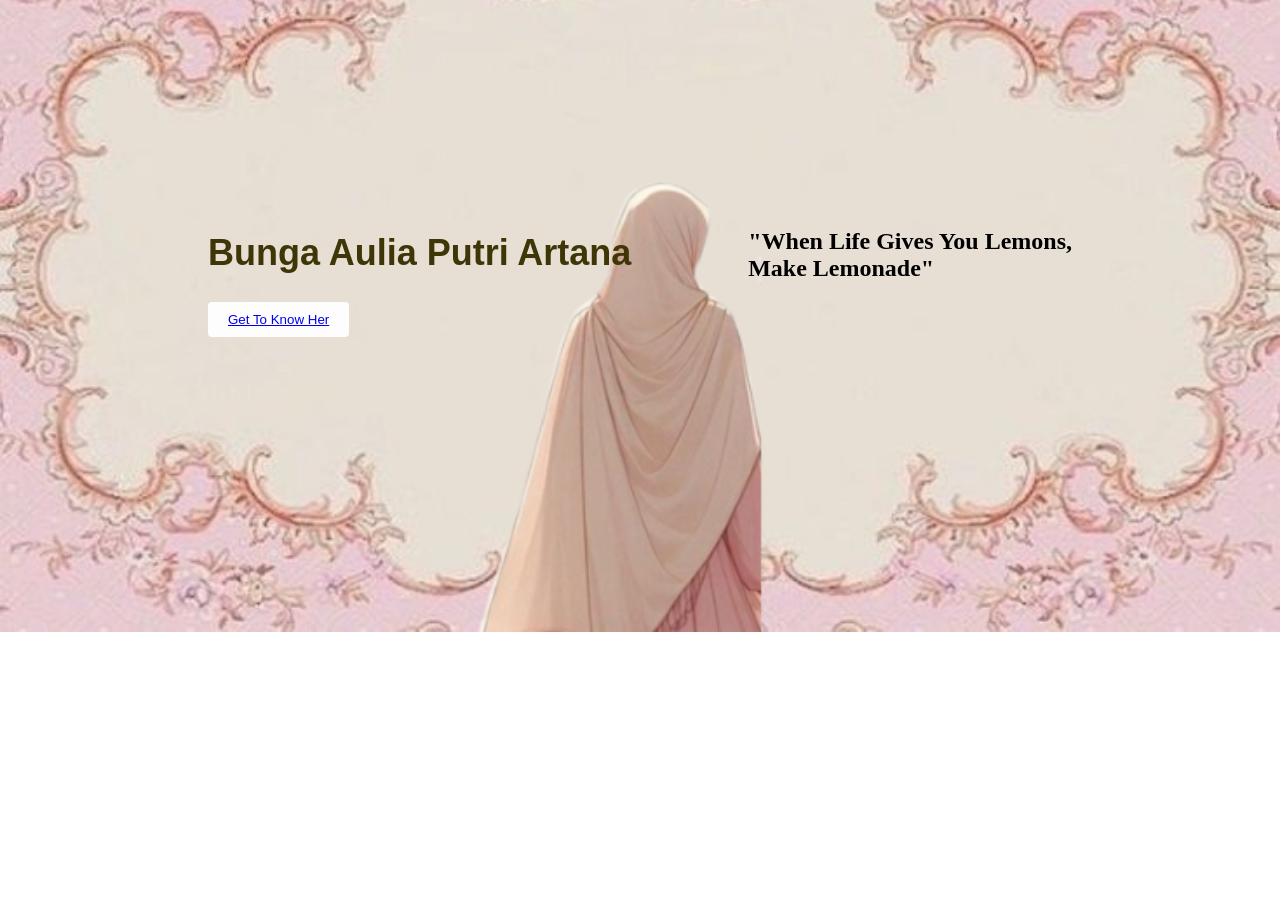
<file: index.html>
<!DOCTYPE html>
<html lang="en">
<head>
    <meta charset="UTF-8">
    <meta name="viewport" content="width=device-width, initial-scale=1.0">
    <title>Bunga</title>
    <link rel="stylesheet" href="portofolio.css">
 <link rel="icon" href="bunga_Kamboja-removebg-preview.png">
</head>
<body>
    <div>
    <h1>
        Bunga Aulia Putri Artana
    </h1>
    <h2>
     "When Life Gives You Lemons,
    <br>Make Lemonade"</br>
    </h2>
    </div>
     <button>
        <a href="isi.html">Get To Know Her</a>
    </button>
</body>
</html>
</file>
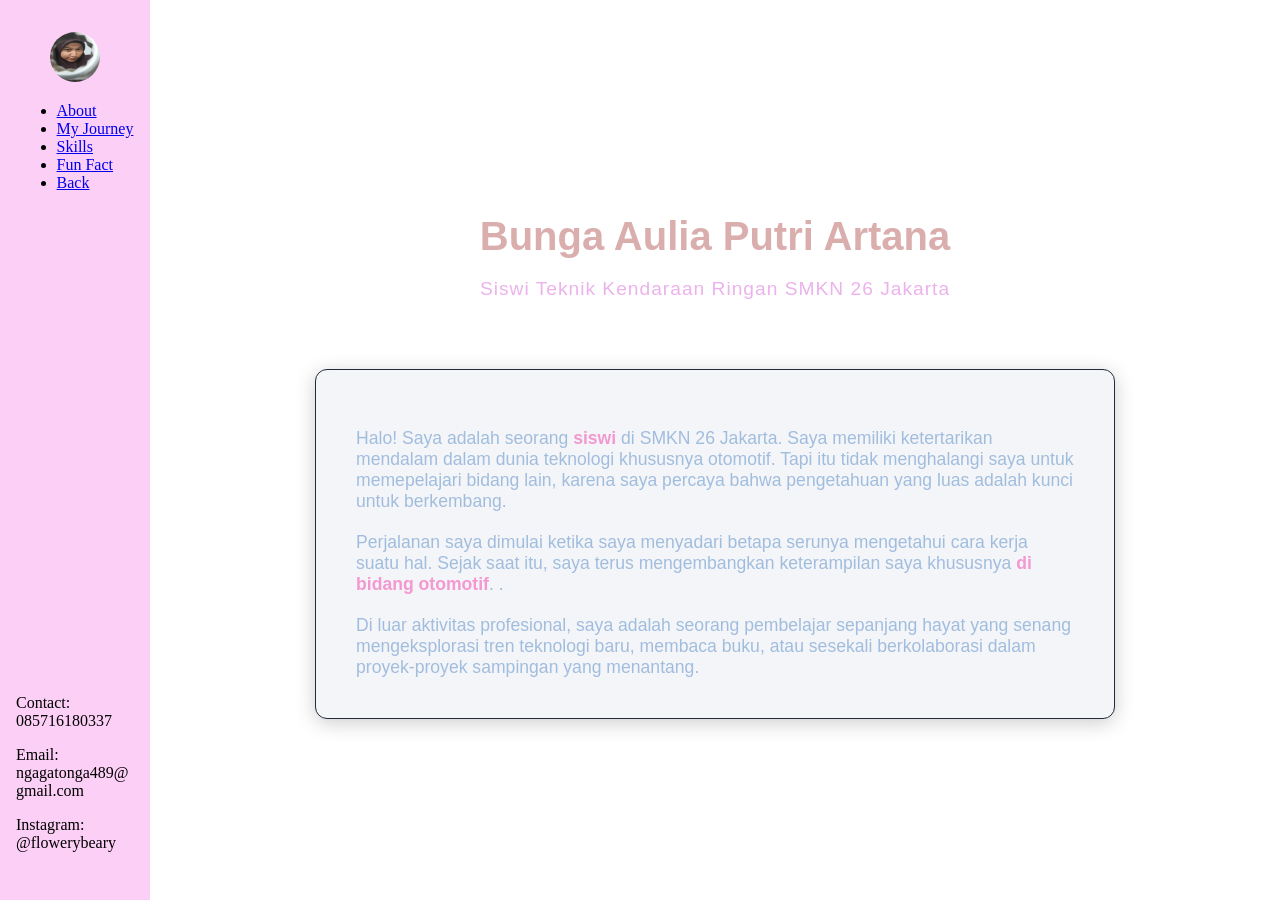
<file: about.html>
<!DOCTYPE html>
<html lang="en">
<head>
    <meta charset="UTF-8">
    <meta name="viewport" content="width=device-width, initial-scale=1.0">
    <title>Bunga</title>
    <link rel="stylesheet" href="about.css">
    <link rel="icon" href="bunga_Kamboja-removebg-preview.png">
</head>
<body>
 <nav>
    <div>
      <img class="poto" src="bunga kunci ring.jpeg" alt="">  
    </div>
    

    <div>
      <ul class="Sidebar">
        <li> <a href="about.html">About</a></li>
        <li> <a href="journey.html">My Journey</a></li>
        <li> <a href="skills.html">Skills</a></li>
        <li> <a href="funfact.html">Fun Fact</a></li>
        <li> <a href="portofolio.html">Back</a></li>
      </ul>
    </div>
    
  
  <section class="contact">
    <div>
      <p> Contact: 085716180337</p>
      <p> Email: ngagatonga489@gmail.com</p>
      <p> Instagram: @flowerybeary</p>
    </div>
  </section>
  </nav>

  
   <section class="hero">
      
         <div class="container">
        
        <header class="profile-header">
            
            <h1>  Bunga Aulia Putri Artana</h1>
            <p>Siswi Teknik Kendaraan Ringan SMKN 26 Jakarta </p>
        </header>

        
        <main class="about-content">
            <p>
                Halo! Saya adalah seorang <span class="highlight">siswi</span> di SMKN 26 Jakarta. 
                Saya memiliki ketertarikan mendalam dalam dunia teknologi khususnya otomotif. Tapi itu tidak menghalangi saya untuk memepelajari bidang lain, karena saya percaya bahwa pengetahuan yang luas adalah kunci untuk berkembang.
            </p>
            <p>
                Perjalanan saya dimulai ketika saya menyadari betapa serunya mengetahui cara kerja suatu hal. Sejak saat itu, saya terus 
                mengembangkan keterampilan saya khususnya<span class="highlight"> di bidang otomotif</span>. .
            </p>
            <p>
                Di luar aktivitas profesional, saya adalah seorang pembelajar sepanjang hayat yang senang mengeksplorasi tren teknologi baru, 
                membaca buku, atau sesekali berkolaborasi dalam proyek-proyek sampingan yang menantang.
            </p>
        </main>

    </div>

   </section>


</body>
</html>
</file>
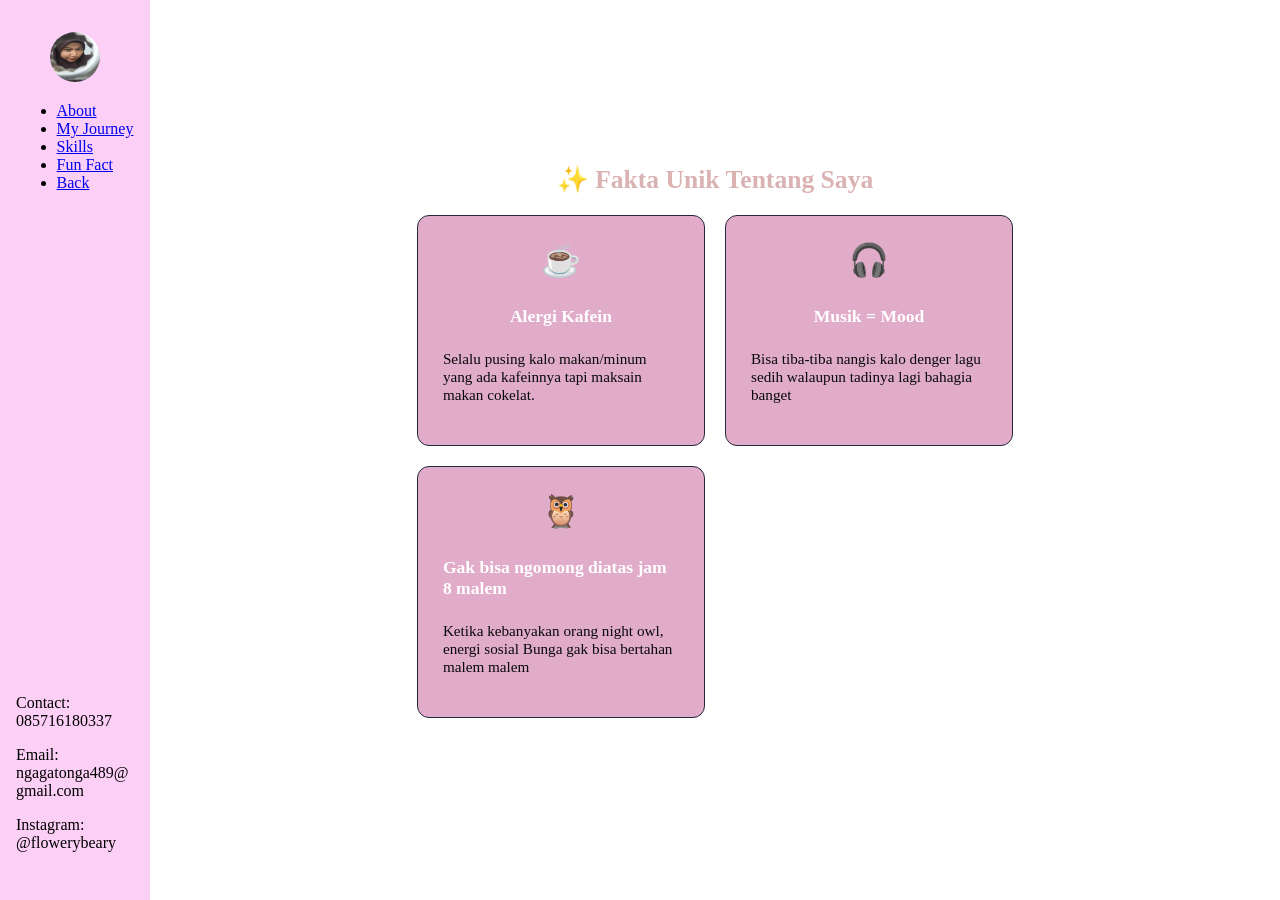
<file: funfact.html>
<!DOCTYPE html>
<html lang="en">
<head>
    <meta charset="UTF-8">
    <meta name="viewport" content="width=device-width, initial-scale=1.0">
    <title>Bunga</title>
    <link rel="stylesheet" href="funfact.css">
    <link rel="icon" href="bunga_Kamboja-removebg-preview.png">
</head>
<body>
 <nav>
    <div>
      <img class="poto" src="bunga kunci ring.jpeg" alt="">  
    </div>
    

    <div>
      <ul class="Sidebar">
        <li> <a href="about.html">About</a></li>
        <li> <a href="journey.html">My Journey</a></li>
        <li> <a href="skills.html">Skills</a></li>
        <li> <a href="funfact.html">Fun Fact</a></li>
        <li> <a href="portofolio.html">Back</a></li>
      </ul>
    </div>
    
  
  <section class="contact">
    <div>
      <p> Contact: 085716180337</p>
      <p> Email: ngagatonga489@gmail.com</p>
      <p> Instagram: @flowerybeary</p>
    </div>
  </section>
  </nav>

  
   <section class="hero">
            <h2 class="section-title">✨ Fakta Unik Tentang Saya</h2>
            <div class="fact-grid">
                
                
                <div class="fact-card">
                    <span class="fact-icon">☕</span>
                    <h3>Alergi Kafein</h3>
                    <p>Selalu pusing kalo makan/minum yang ada kafeinnya tapi maksain makan cokelat.</p>
                </div>

                
                <div class="fact-card">
                    <span class="fact-icon">🎧</span>
                    <h3>Musik = Mood </h3>
                    <p>Bisa tiba-tiba nangis kalo denger lagu sedih walaupun tadinya lagi bahagia banget</p>
                </div>

              
                <div class="fact-card">
                    <span class="fact-icon">🦉</span>
                    <h3> Gak bisa ngomong diatas jam 8 malem</h3>
                    <p>Ketika kebanyakan orang night owl, energi sosial Bunga gak bisa bertahan malem malem</p>
                </div>

            </div>
   </section>


</body>
</html>
</file>
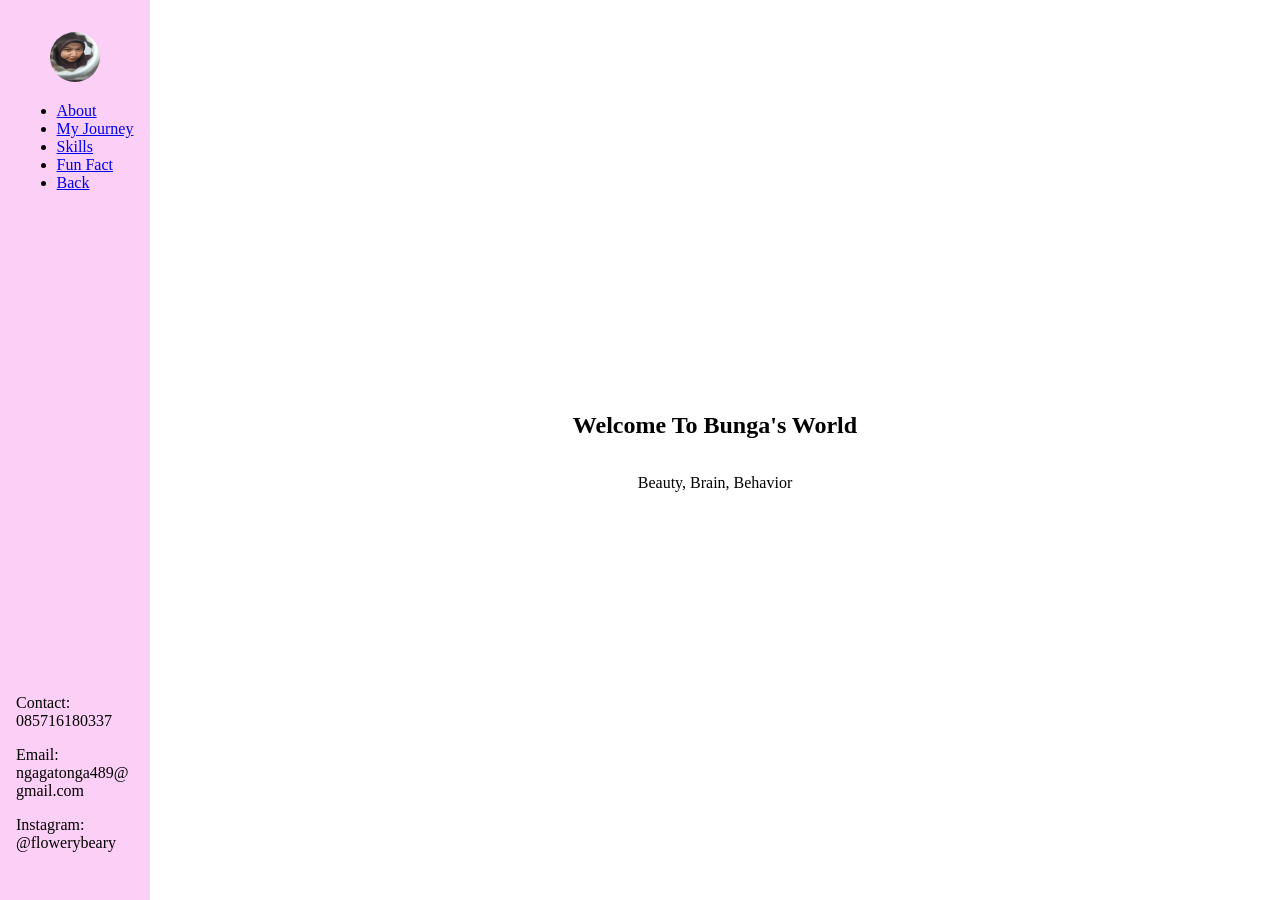
<file: isi.html>
<!DOCTYPE html>
<html lang="en">
<head>
    <meta charset="UTF-8">
    <meta name="viewport" content="width=device-width, initial-scale=1.0">
    <title>Bunga</title>
    <link rel="stylesheet" href="isi.css">
    <link rel="icon" href="bunga_Kamboja-removebg-preview.png">
</head>
<body>
 <nav>
    <div>
      <img class="poto" src="bunga kunci ring.jpeg" alt="">  
    </div>
    

    <div>
      <ul class="Sidebar">
        <li> <a href="about.html">About</a></li>
        <li> <a href="journey.html">My Journey</a></li>
        <li> <a href="skills.html">Skills</a></li>
        <li> <a href="funfact.html">Fun Fact</a></li>
        <li> <a href="portofolio.html">Back</a></li>
      </ul>
    </div>
    
  
  <section class="contact">
    <div>
      <p> Contact: 085716180337</p>
      <p> Email: ngagatonga489@gmail.com</p>
      <p> Instagram: @flowerybeary</p>
    </div>
  </section>
  </nav>

  
   <section class="hero">
      <div>
        <h1>Welcome To Bunga's World</h1>
        <p>Beauty, Brain, Behavior</p>
      </div>
   </section>


</body>
</html>
</file>
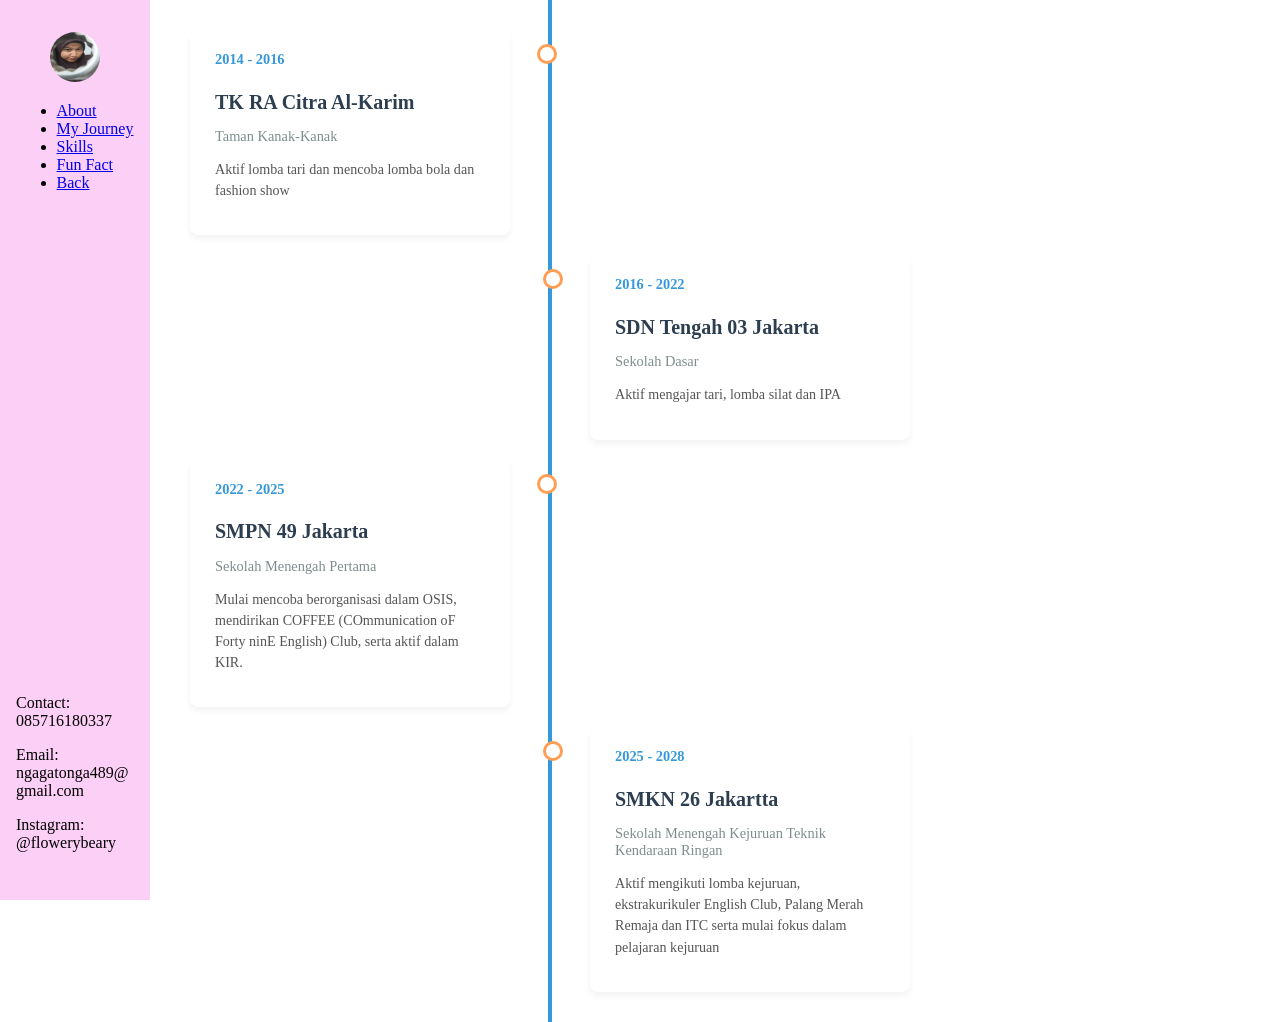
<file: journey.html>
<!DOCTYPE html>
<html lang="en">
<head>
    <meta charset="UTF-8">
    <meta name="viewport" content="width=device-width, initial-scale=1.0">
    <title>Bunga</title>
    <link rel="stylesheet" href="journey.css">
    <link rel="icon" href="bunga_Kamboja-removebg-preview.png">
</head>
<body>
 <nav>
    <div>
      <img class="poto" src="bunga kunci ring.jpeg" alt="">  
    </div>
    

    <div>
      <ul class="Sidebar">
        <li> <a href="about.html">About</a></li>
        <li> <a href="journey.html">My Journey</a></li>
        <li> <a href="skills.html">Skills</a></li>
        <li> <a href="funfact.html">Fun Fact</a></li>
        <li> <a href="portofolio.html">Back</a></li>
      </ul>
    </div>
    
  
  <section class="contact">
    <div>
      <p> Contact: 085716180337</p>
      <p> Email: ngagatonga489@gmail.com</p>
      <p> Instagram: @flowerybeary</p>
    </div>
  </section>
  </nav>

  
   <section class="hero">
       <div class="timeline">
        
        
        <div class="container left">
            <div class="content">
                <span class="date">2014 - 2016</span>
                <h2>TK RA Citra Al-Karim</h2>
                <h3>Taman Kanak-Kanak</h3>
                <p>Aktif lomba tari dan mencoba lomba bola dan fashion show</p>
            </div>
        </div>

        
        <div class="container right">
            <div class="content">
                <span class="date">2016 - 2022</span>
                <h2>SDN Tengah 03 Jakarta</h2>
                <h3>Sekolah Dasar</h3>
                <p>Aktif mengajar tari, lomba silat dan IPA</p>
            </div>
        </div>

        
        <div class="container left">
            <div class="content">
                <span class="date">2022 - 2025</span>
                <h2>SMPN 49 Jakarta</h2>
                <h3>Sekolah Menengah Pertama</h3>
                <p>Mulai mencoba berorganisasi dalam OSIS, mendirikan COFFEE (COmmunication oF Forty ninE English) Club, serta aktif dalam KIR.</p>
            </div>
        </div>

        <div class="container right">
            <div class="content">
                <span class="date">2025 - 2028</span>
                <h2>SMKN 26 Jakartta</h2>
                <h3>Sekolah Menengah Kejuruan Teknik Kendaraan Ringan</h3>
                <p>Aktif mengikuti lomba kejuruan, ekstrakurikuler English Club, Palang Merah Remaja dan ITC serta mulai fokus dalam pelajaran kejuruan </p>
            </div>
        </div>

    </div>
   </section>


</body>
</html>
</file>
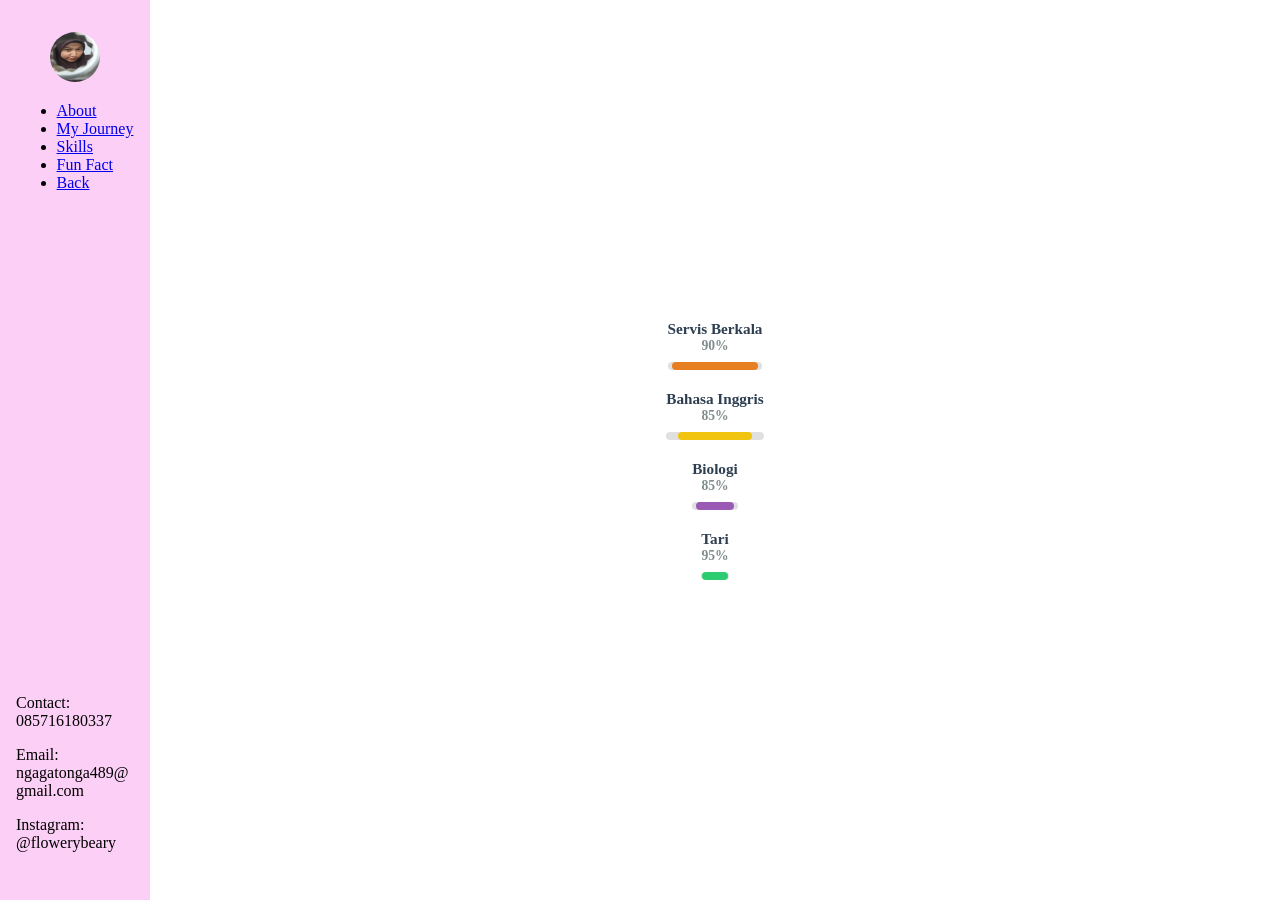
<file: skills.html>
<!DOCTYPE html>
<html lang="en">
<head>
    <meta charset="UTF-8">
    <meta name="viewport" content="width=device-width, initial-scale=1.0">
    <title>Bunga</title>
    <link rel="stylesheet" href="skills.css">
    <link rel="icon" href="bunga_Kamboja-removebg-preview.png">
</head>
<body>
 <nav>
    <div>
      <img class="poto" src="bunga kunci ring.jpeg" alt="">  
    </div>
    

    <div>
      <ul class="Sidebar">
        <li> <a href="about.html">About</a></li>
        <li> <a href="journey.html">My Journey</a></li>
        <li> <a href="skills.html">Skills</a></li>
        <li> <a href="funfact.html">Fun Fact</a></li>
        <li> <a href="portofolio.html">Back</a></li>
      </ul>
    </div>
    
  
  <section class="contact">
    <div>
      <p> Contact: 085716180337</p>
      <p> Email: ngagatonga489@gmail.com</p>
      <p> Instagram: @flowerybeary</p>
    </div>
  </section>
  </nav>

  
   <section class="hero">
      <div class="skills-grid">
        
        <div class="skill-item">
            <div class="skill-info">
                <span class="skill-name">Servis Berkala</span>
                <span class="skill-percentage">90%</span>
            </div>
            <div class="skill-bar-bg">
                <div class="skill-bar-fill html-css"></div>
            </div>
        </div>

        <div class="skill-item">
            <div class="skill-info">
                <span class="skill-name">Bahasa Inggris</span>
                <span class="skill-percentage">85%</span>
            </div>
            <div class="skill-bar-bg">
                <div class="skill-bar-fill js"></div>
            </div>
        </div>

        <div class="skill-item">
            <div class="skill-info">
                <span class="skill-name">Biologi</span>
                <span class="skill-percentage">85%</span>
            </div>
            <div class="skill-bar-bg">
                <div class="skill-bar-fill design"></div>
            </div>
        </div>

        <div class="skill-item">
            <div class="skill-info">
                <span class="skill-name">Tari</span>
                <span class="skill-percentage">95%</span>
            </div>
            <div class="skill-bar-bg">
                <div class="skill-bar-fill office"></div>
            </div>
        </div>

    </div>
</div>
   </section>


</body>
</html>
</file>
<file: portofolio.css>
body{
    background-image:url(home.png);
      background-size: cover;
    background-repeat: no-repeat;
    background-position: center;
    padding: 200px;
}

button{
    background-color: #fdfdfd;
    color: black;
    padding: 10px 20px;
    border: none;
    border-radius: 4px;
    position: center;
    cursor: pointer;
}
button:hover{
    background-color: #f092e2;
    transform: scale(1.1);
}

div{
    display: flex;
    flex-direction: row;
    justify-content: space-between;
} 

h1{
    font-size: 36px;
    color: rgb(63, 54, 7);
    font-family: impact, charcoal,sans-serif;
}
</file>
<file: about.css>
body {
  margin: 0;
  padding: 0;
  display: flex;
  min-height: 100vh;
}

nav {
  display: flex;
  flex-direction: column;
  justify-content: flex-start;
  align-items: center;
  background-color: rgb(252, 207, 246);
  margin: 0;
  padding: 2rem 1rem;
  height: 100vh;
  width: 150px;
  box-sizing: border-box;
}

.navlink {
  display: flex;
  flex-direction: column;
  list-style-type: none;
  gap: 3rem;
  padding: 0;
  margin-bottom: 2rem;
}

.poto {
  width: 50px;
  height: 50px;
  border-radius: 50%;
}

.hero {
  display: flex;
  flex-direction: column;
  justify-content: center;
  align-items: center;
  flex: 1;
}

.hero div {
  display: flex;
  flex-direction: column;
  justify-content: center;
  align-items: center;
}

.contact {
  margin-top: auto; 
  display: flex;
  flex-direction: column;
  gap: 8px; 
  width: 100%;
  overflow-wrap: break-word;
  word-break: break-word;
}

.hero{
            margin: 0;
            padding: 0;
            box-sizing: border-box;
            font-family: 'Segoe UI', Tahoma, Geneva, Verdana, sans-serif;
 

        body {
            background-color: #0b0f19;
            color: #e2e8f0;
            line-height: 1.8;
        }

        .container {
            width: 90%;
            max-width: 800px;
            margin: 0 auto;
            padding: 60px 0;
        }

        
        .profile-header {
            text-align: center;
            margin-bottom: 50px;
        }

        .profile-header h1 {
            font-size: 2.5rem;
            color: #dbaeae;
            font-weight: 700;
            margin-bottom: 5px;
        }

        .profile-header p {
            color: #ecb2ec;
            font-size: 1.2rem;
            font-weight: 500;
            letter-spacing: 1px;
        }

      
        .about-content {
            background-color: #f4f5f8;
            padding: 40px;
            border-radius: 12px;
            border: 1px solid #232a3b;
            box-shadow: 0 4px 20px rgba(0, 0, 0, 0.2);
        }

        .about-content p {
            margin-bottom: 20px;
            font-size: 1.1rem;
            color: #a1bdde;
        }

        .about-content p:last-child {
            margin-bottom: 0;
        }

        .highlight {
            color: #f398d0;
            font-weight: 600;
        }
      }
</file>
<file: funfact.css>
body {
  margin: 0;
  padding: 0;
  display: flex;
  min-height: 100vh;
}

nav {
  display: flex;
  flex-direction: column;
  justify-content: flex-start;
  align-items: center;
  background-color: rgb(252, 207, 246);
  margin: 0;
  padding: 2rem 1rem;
  height: 100vh;
  width: 150px;
  box-sizing: border-box;
}

.navlink {
  display: flex;
  flex-direction: column;
  list-style-type: none;
  gap: 3rem;
  padding: 0;
  margin-bottom: 2rem;
}

.poto {
  width: 50px;
  height: 50px;
  border-radius: 50%;
}

.hero {
  display: flex;
  flex-direction: column;
  justify-content: center;
  align-items: center;
  flex: 1;
}

.hero div {
  display: flex;
  flex-direction: column;
  justify-content: center;
  align-items: center;
}

.contact {
  margin-top: auto; 
  display: flex;
  flex-direction: column;
  gap: 8px; 
  width: 100%;
  overflow-wrap: break-word;
  word-break: break-word;
}

.hero{
  .section-title {
            font-size: 1.6rem;
            color: #dab2b2;
            margin-bottom: 20px;
            display: flex;
            align-items: center;
            gap: 10px;
        }

        .fact-grid {
            display: grid;
            grid-template-columns: repeat(auto-fit, minmax(220px, 1fr));
            gap: 20px;
            margin-bottom: 40px;
        }

        .fact-card {
            background-color: #e1acca;
            padding: 25px;
            border-radius: 12px;
            border: 1px solid #232a3b;
            transition: all 0.3s ease;
        }

        .fact-card:hover {
            transform: translateY(-5px);
            border-color: #10b981;
        }

        .fact-icon {
            font-size: 2rem;
            margin-bottom: 10px;
            display: block;
        }

        .fact-card h3 {
            font-size: 1.1rem;
            color: #ffffff;
            margin-bottom: 8px;
        }

        .fact-card p {
            font-size: 0.95rem;
            color: #08090a;
        }

 }
</file>
<file: isi.css>
body {
  margin: 0;
  padding: 0;
  display: flex;
  min-height: 100vh;
}

nav {
  display: flex;
  flex-direction: column;
  justify-content: flex-start;
  align-items: center;
  background-color: rgb(252, 207, 246);
  margin: 0;
  padding: 2rem 1rem;
  height: 100vh;
  width: 150px;
  box-sizing: border-box;
}

.navlink {
  display: flex;
  flex-direction: column;
  list-style-type: none;
  gap: 3rem;
  padding: 0;
  margin-bottom: 2rem;
}

.poto {
  width: 50px;
  height: 50px;
  border-radius: 50%;
}

.hero {
  display: flex;
  flex-direction: column;
  justify-content: center;
  align-items: center;
  flex: 1;
}

.hero div {
  display: flex;
  flex-direction: column;
  justify-content: center;
  align-items: center;
}

.contact {
  margin-top: auto; 
  display: flex;
  flex-direction: column;
  gap: 8px; 
  width: 100%;
  overflow-wrap: break-word;
  word-break: break-word;
}
</file>
<file: journey.css>
body {
  margin: 0;
  padding: 0;
  display: flex;
  min-height: 100vh;
}

nav {
  display: flex;
  flex-direction: column;
  justify-content: flex-start;
  align-items: center;
  background-color: rgb(252, 207, 246);
  margin: 0;
  padding: 2rem 1rem;
  height: 100vh;
  width: 150px;
  box-sizing: border-box;
}

.navlink {
  display: flex;
  flex-direction: column;
  list-style-type: none;
  gap: 3rem;
  padding: 0;
  margin-bottom: 2rem;
}

.poto {
  width: 50px;
  height: 50px;
  border-radius: 50%;
}


.contact {
  margin-top: auto; 
  display: flex;
  flex-direction: column;
  gap: 8px; 
  width: 100%;
  overflow-wrap: break-word;
  word-break: break-word;
}

.hero{ 
body {
  margin: 0;
  padding: 0;
  display: flex; 
  background-color: #f4f7f6;
  min-height: 100vh;
  
}


.journey countainer {
  flex: 1;                  
  margin-left: 150px;       
  min-height: 100vh;
  padding: 60px 40px;
  box-sizing: border-box;
  background-color: #f4f7f6;
  display: flex;
  flex-direction: column;
  align-items: center;      
}

.timeline {
  position: relative;
  width: 100%;
  max-width: 800px;         
  margin: 0 auto;
  padding: 20px 0;
  box-sizing: border-box;
}


.timeline::after {
  content: '';
  position: absolute;
  width: 4px;
  background-color: #3498db;
  top: 0;
  bottom: 0;
  left: 50%;
  margin-left: -2px;
}


.container {
  padding: 10px 40px;
  position: relative;
  background-color: inherit;
  width: 50%;
  box-sizing: border-box;
}

.container::after {
  content: '';
  position: absolute;
  width: 14px;
  height: 14px;
  right: -7px;
  background-color: #fff;
  border: 3px solid #ff9f55;
  top: 24px;
  border-radius: 50%;
  z-index: 2;
}


.left {
  left: 0;
}

.right {
  left: 50%;
}

.right::after {
  left: -7px;
}


.content {
  padding: 20px 25px;
  background-color: white;
  position: relative;
  border-radius: 8px;
  box-shadow: 0 4px 6px rgba(0,0,0,0.05);
  transition: transform 0.2s ease;
}

.content:hover {
  transform: translateY(-4px);
}

.date {
  font-weight: bold;
  color: #3498db;
  margin-bottom: 6px;
  display: inline-block;
  font-size: 0.9rem;
}

.content h2 { font-size: 1.25rem; color: #2c3e50; margin-bottom: 5px; }
.content h3 { font-size: 0.9rem; color: #7f8c8d; margin-bottom: 8px; font-weight: 500; }
.content p { font-size: 0.88rem; line-height: 1.5; color: #555; }

}
</file>
<file: skills.css>
body {
  margin: 0;
  padding: 0;
  display: flex;
  min-height: 100vh;
}

nav {
  display: flex;
  flex-direction: column;
  justify-content: flex-start;
  align-items: center;
  background-color: rgb(252, 207, 246);
  margin: 0;
  padding: 2rem 1rem;
  height: 100vh;
  width: 150px;
  box-sizing: border-box;
}

.navlink {
  display: flex;
  flex-direction: column;
  list-style-type: none;
  gap: 3rem;
  padding: 0;
  margin-bottom: 2rem;
}

.poto {
  width: 50px;
  height: 50px;
  border-radius: 50%;
}

.hero {
  display: flex;
  flex-direction: column;
  justify-content: center;
  align-items: center;
  flex: 1;
}

.hero div {
  display: flex;
  flex-direction: column;
  justify-content: center;
  align-items: center;
}

.contact {
  margin-top: auto; 
  display: flex;
  flex-direction: column;
  gap: 8px; 
  width: 100%;
  overflow-wrap: break-word;
  word-break: break-word;
}

.skills-section-right {
  width: 100%;
  max-width: 600px;
  margin: 40px auto; /* Menyelaraskan posisi di tengah/kanan mengikuti timeline */
  padding: 0 15px;
  box-sizing: border-box;
}

.skills-section-right h2.section-title {
  font-size: 1.5rem;
  color: #2c3e50;
  margin-bottom: 25px;
  position: relative;
  font-weight: 700;
}

/* Garis dekorasi kecil di bawah judul */
.skills-section-right h2.section-title::after {
  content: '';
  position: absolute;
  left: 0;
  bottom: -6px;
  width: 40px;
  height: 3px;
  background-color: #3498db;
  border-radius: 2px;
}

/* Grid Layout untuk membagi 2 kolom skill */
.skills-grid {
  display: grid;
  grid-template-columns: repeat(2, 1fr);
  gap: 20px 30px; /* Jarak antar baris dan kolom */
}

.skill-item {
  display: flex;
  flex-direction: column;
}

.skill-info {
  display: flex;
  justify-content: space-between;
  align-items: center;
  margin-bottom: 8px;
}

.skill-name {
  font-size: 0.95rem;
  font-weight: 600;
  color: #2c3e50;
}

.skill-percentage {
  font-size: 0.85rem;
  font-weight: 600;
  color: #7f8c8d;
}

/* Batang abu-abu (Background) */
.skill-bar-bg {
  width: 100%;
  height: 8px;
  background-color: #e0e0e0;
  border-radius: 10px;
  overflow: hidden;
}

/* Batang warna biru (Progress isi) */
.skill-bar-fill {
  height: 100%;
  background-color: #3498db;
  border-radius: 10px;
  transition: width 1s ease-in-out;
}

/* Variasi Warna Progress Bar (Opsional) */
.skill-bar-fill.html-css  { width: 90%; background-color: #e67e22; }
.skill-bar-fill.js        { width: 75%; background-color: #f1c40f; }
.skill-bar-fill.design    { width: 85%; background-color: #9b59b6; }
.skill-bar-fill.office    { width: 95%; background-color: #2ecc71; }

/* Responsive untuk layar HP agar jadi 1 kolom saja */
@media screen and (max-width: 600px) {
  .skills-grid {
    grid-template-columns: 1fr;
    gap: 15px;
  }
}
</file>
